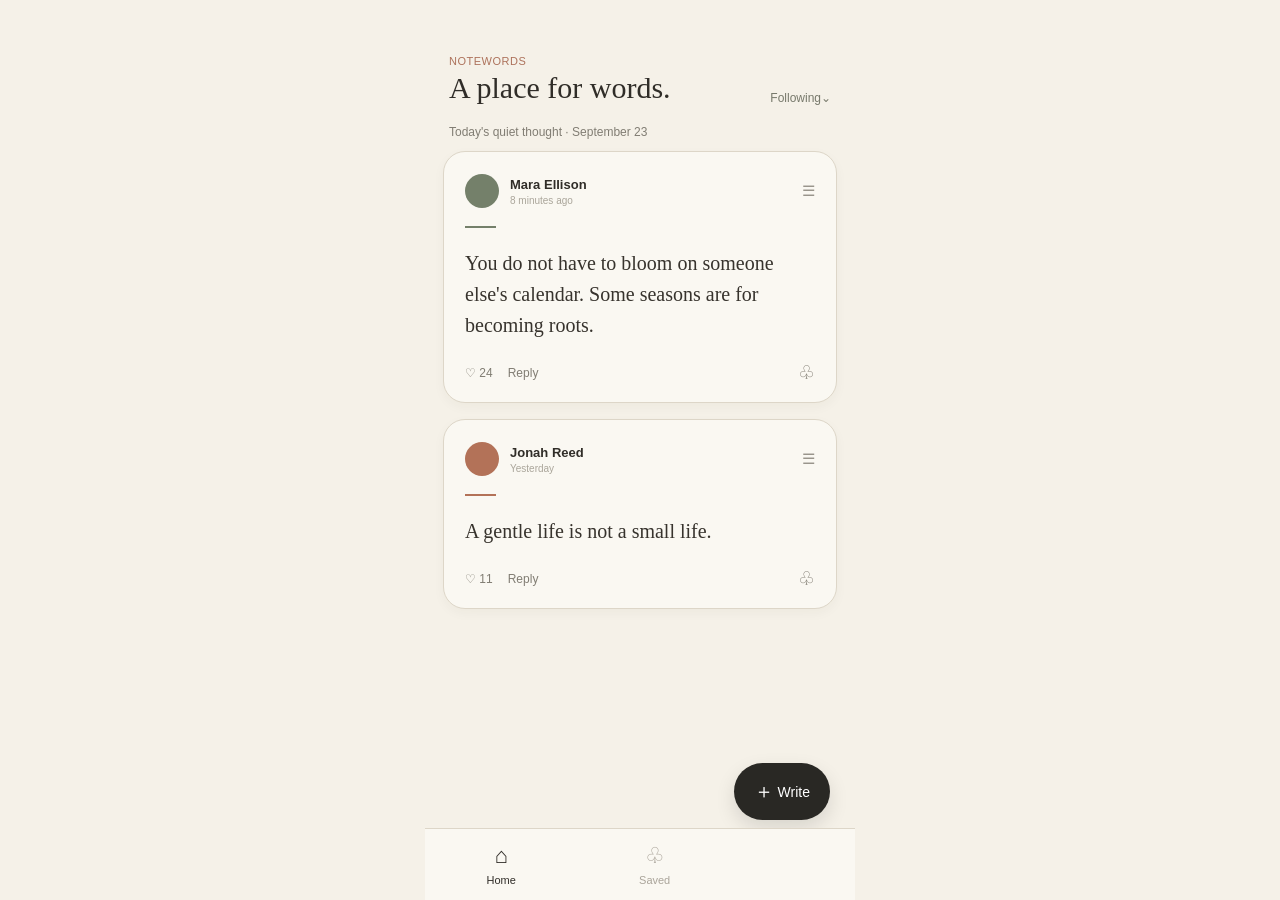
<file: index.html>
<!DOCTYPE html>
<html lang="en">
<head>
    <meta charset="UTF-8">

    <meta name="viewport" content="width=device-width, initial-scale=1.0">

    <title>NoteWords</title>

    <link rel="stylesheet" href="style.css">
</head>

<body>

    <div class="app">

        <!-- HEADER -->
        <header class="header">

            <div>
                <p class="brand">NOTEWORDS</p>
                <h1>A place for words.</h1>
            </div>

            <button class="following">
                Following⌄
            </button>

        </header>


        <!-- TODAY'S THOUGHT -->
        <div class="today">
            Today's quiet thought · September 23
        </div>


        <!-- WORD FEED -->
        <main class="feed">

            <!-- FIRST NOTE -->
            <article class="note-card">

                <div class="note-top">

                    <div class="author">

                        <div class="avatar avatar-green"></div>

                        <div>
                            <h3>Mara Ellison</h3>
                            <p>8 minutes ago</p>
                        </div>

                    </div>

                    <button class="menu">☰</button>

                </div>


                <div class="small-line green-line"></div>


                <p class="note-text">
                    You do not have to bloom on someone else's calendar.
                    Some seasons are for becoming roots.
                </p>


                <div class="note-actions">

                    <div>
                        <button>♡ <span>24</span></button>
                        <button>Reply</button>
                    </div>

                    <button class="save">♧</button>

                </div>

            </article>


            <!-- SECOND NOTE -->
            <article class="note-card">

                <div class="note-top">

                    <div class="author">

                        <div class="avatar avatar-brown"></div>

                        <div>
                            <h3>Jonah Reed</h3>
                            <p>Yesterday</p>
                        </div>

                    </div>

                    <button class="menu">☰</button>

                </div>


                <div class="small-line brown-line"></div>


                <p class="note-text">
                    A gentle life is not a small life.
                </p>


                <div class="note-actions">

                    <div>
                        <button>♡ <span>11</span></button>
                        <button>Reply</button>
                    </div>

                    <button class="save">♧</button>

                </div>

            </article>

        </main>


        <!-- WRITE BUTTON -->
        <button class="write-button">
            <span>＋</span>
            Write
        </button>


        <!-- BOTTOM NAVIGATION -->
        <nav class="bottom-nav">

            <a href="index.html" class="nav-item active">
                <span class="nav-icon">⌂</span>
                <span>Home</span>
            </a>

          <a href="saved.html" class="nav-item">
    <span class="nav-icon">♧</span>
    <span>Saved</span>
</a>
            <a href="profile.html" class="nav-item">

        </nav>

    </div>


    <script src="script.js"></script>

</body>
</html>
</file>
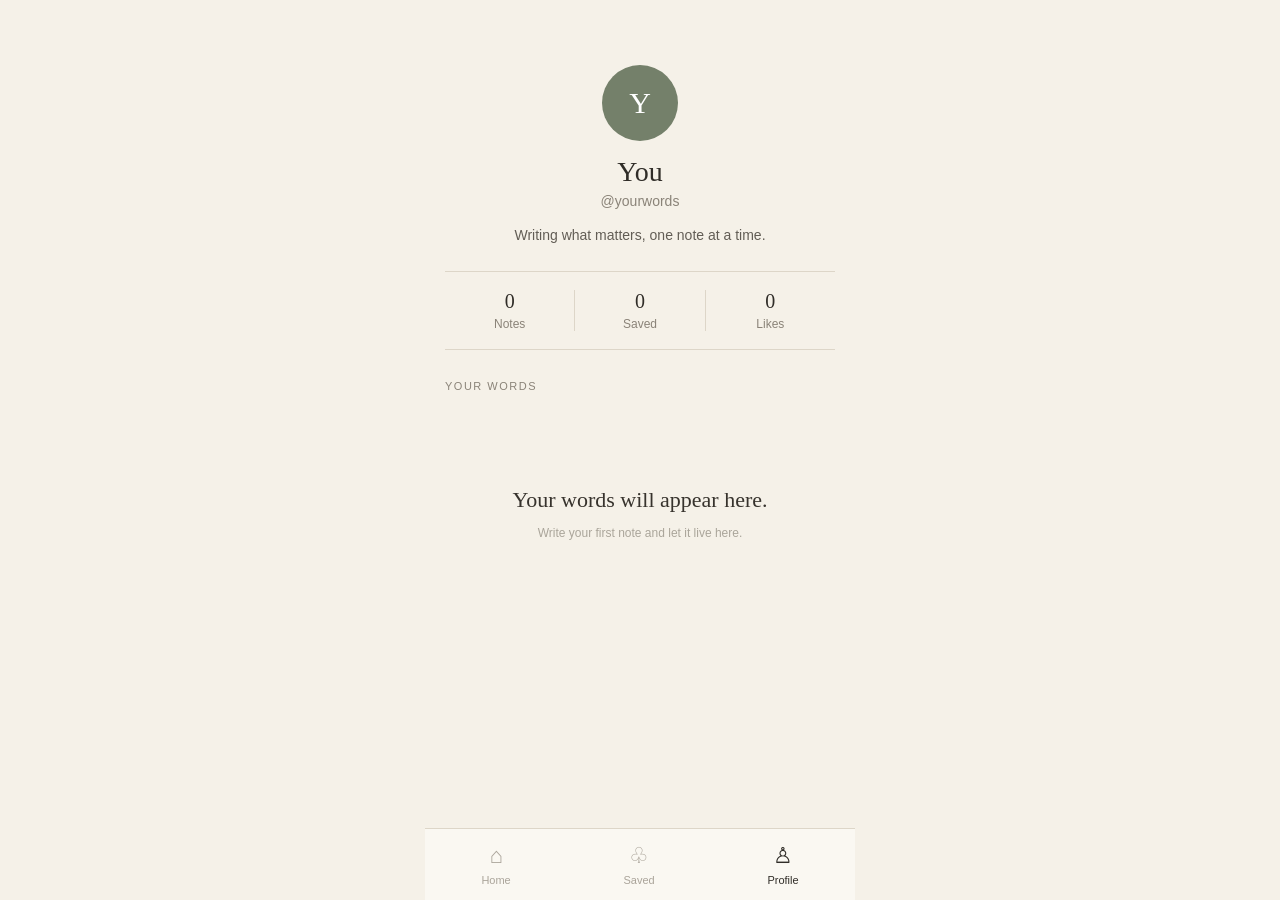
<file: profile.html>
<!DOCTYPE html>
<html lang="en">

<head>
    <meta charset="UTF-8">
    <meta name="viewport" content="width=device-width, initial-scale=1.0">

    <title>Profile · NoteWords</title>

    <link rel="stylesheet" href="style.css">
</head>

<body>

    <div class="app">

        <header class="profile-header">

            <div class="profile-avatar">
                Y
            </div>

            <h1>You</h1>

            <p class="profile-username">
                @yourwords
            </p>

            <p class="profile-bio">
                Writing what matters, one note at a time.
            </p>

        </header>


        <section class="profile-stats">

            <div>
                <strong id="noteCount">0</strong>
                <span>Notes</span>
            </div>

            <div>
                <strong id="savedCount">0</strong>
                <span>Saved</span>
            </div>

            <div>
                <strong>0</strong>
                <span>Likes</span>
            </div>

        </section>


        <main class="profile-content">

            <p class="profile-section-title">
                YOUR WORDS
            </p>

            <div id="profileNotes" class="feed">
                <!-- Your notes will appear here -->
            </div>

        </main>


        <nav class="bottom-nav">

            <a href="index.html" class="nav-item">
                <span class="nav-icon">⌂</span>
                <span>Home</span>
            </a>

            <a href="saved.html" class="nav-item">
                <span class="nav-icon">♧</span>
                <span>Saved</span>
            </a>

            <a href="profile.html" class="nav-item active">
                <span class="nav-icon">♙</span>
                <span>Profile</span>
            </a>

        </nav>

    </div>


    <script src="script.js"></script>

</body>

</html>
</file>
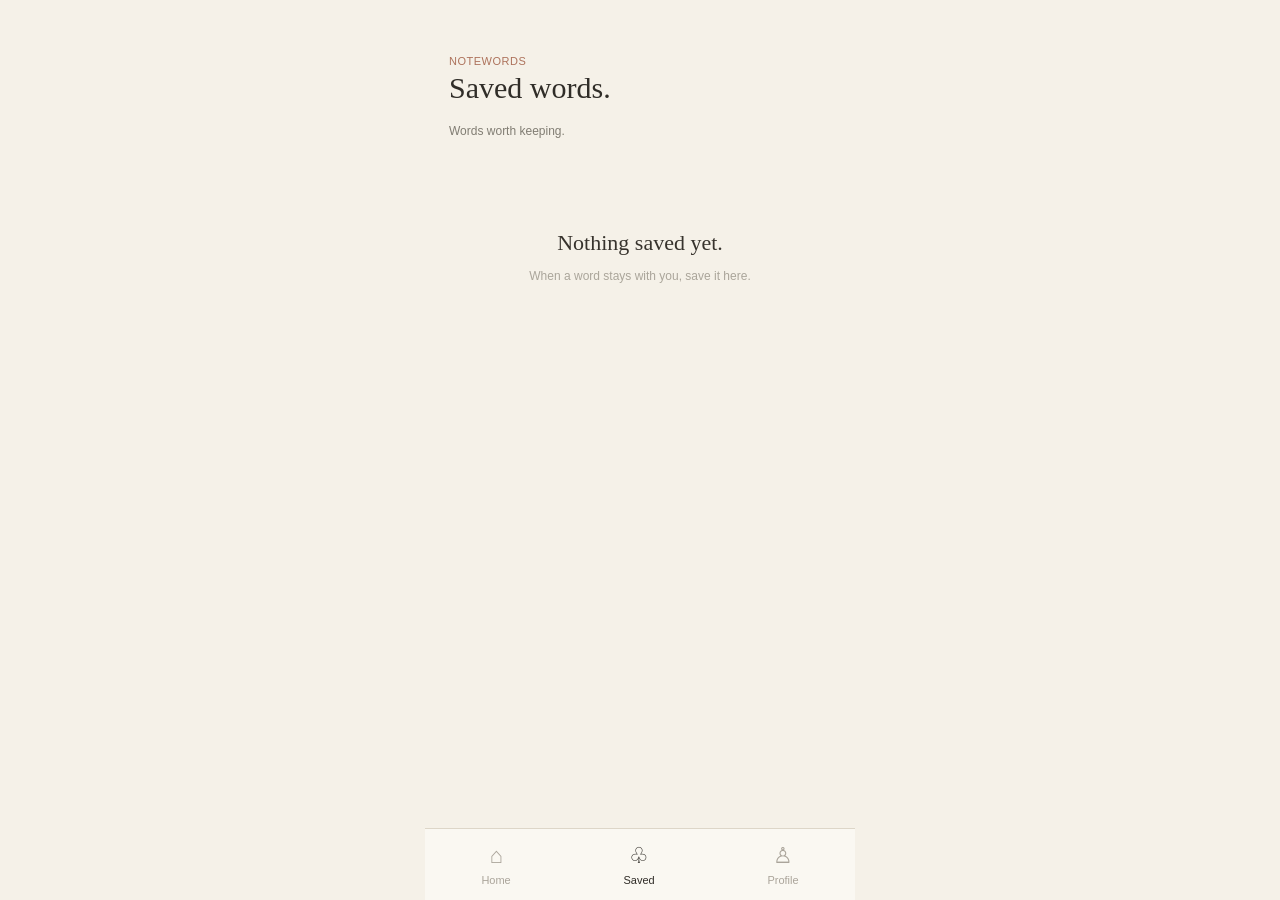
<file: saved.html>
<!DOCTYPE html>
<html lang="en">

<head>
    <meta charset="UTF-8">
    <meta name="viewport" content="width=device-width, initial-scale=1.0">

    <title>Saved · NoteWords</title>

    <link rel="stylesheet" href="style.css">
</head>

<body>

    <div class="app">

        <header class="header">

            <div>
                <p class="brand">NOTEWORDS</p>
                <h1>Saved words.</h1>
            </div>

        </header>


        <div class="today">
            Words worth keeping.
        </div>


        <main class="feed" id="savedFeed">
            <!-- Saved notes appear here -->
        </main>


        <nav class="bottom-nav">

            <a href="index.html" class="nav-item">
                <span class="nav-icon">⌂</span>
                <span>Home</span>
            </a>

            <a href="saved.html" class="nav-item active">
                <span class="nav-icon">♧</span>
                <span>Saved</span>
            </a>

            <a href="profile.html" class="nav-item">
                <span class="nav-icon">♙</span>
                <span>Profile</span>
            </a>

        </nav>

    </div>


    <script src="script.js"></script>

</body>

</html>
</file>
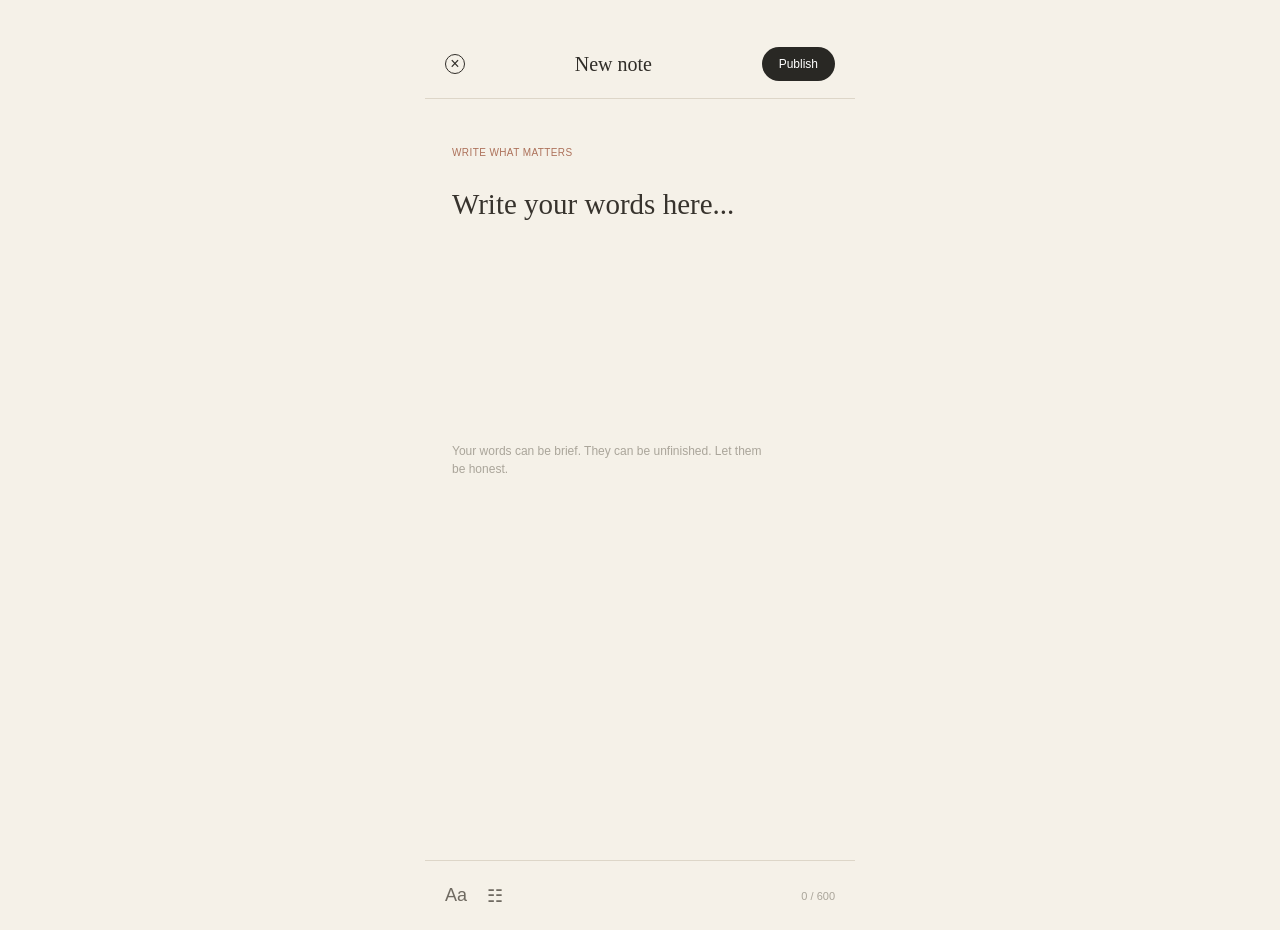
<file: write.html>
<!DOCTYPE html>
<html lang="en">

<head>
    <meta charset="UTF-8">

    <meta name="viewport" content="width=device-width, initial-scale=1.0">

    <title>Write · NoteWords</title>

    <link rel="stylesheet" href="style.css">
</head>

<body>

    <div class="write-page">

        <!-- TOP BAR -->
        <header class="write-header">

            <a href="index.html" class="close-button">
                ×
            </a>

            <h1>New note</h1>

            <button class="publish-button" id="publishButton">
                Publish
            </button>

        </header>


        <!-- WRITING AREA -->
        <main class="writing-area">

            <p class="write-label">
                WRITE WHAT MATTERS
            </p>

            <textarea
                id="noteInput"
                maxlength="600"
                placeholder="Write your words here..."
            ></textarea>

            <p class="writing-hint">
                Your words can be brief. They can be unfinished.
                Let them be honest.
            </p>

        </main>


        <!-- BOTTOM TOOLBAR -->
        <footer class="writing-toolbar">

            <div class="toolbar-left">

                <button>
                    Aa
                </button>

                <button>
                    ☷
                </button>

            </div>

            <span id="characterCount">
                0 / 600
            </span>

        </footer>

    </div>


    <script>

    const noteInput = document.getElementById("noteInput");
    const characterCount = document.getElementById("characterCount");
    const publishButton = document.getElementById("publishButton");


    noteInput.addEventListener("input", function () {

        characterCount.textContent =
            `${noteInput.value.length} / 600`;

    });


    publishButton.addEventListener("click", function () {

        const text = noteInput.value.trim();

        if (text === "") {

            alert("Write something before publishing.");

            return;

        }

        const savedNotes = JSON.parse(
            localStorage.getItem("noteWordsNotes")
        ) || [];
const newNote = {

    id: Date.now(),

    text: text,

    author: "You",

    time: "Just now",

    likes: 0,

    saved: true,

    createdAt: new Date().toISOString()

};

        savedNotes.unshift(newNote);

        localStorage.setItem(
            "noteWordsNotes",
            JSON.stringify(savedNotes)
        );

        window.location.href = "index.html";

    });

</script>
 

</body>

</html>
</file>
<file: style.css>
* {
    box-sizing: border-box;
    margin: 0;
    padding: 0;
}

body {
    background: #f5f1e8;
    color: #302d28;
    font-family: Arial, sans-serif;
}

.app {
    width: 100%;
    max-width: 430px;
    min-height: 100vh;
    margin: 0 auto;
    padding-bottom: 90px;
}

/* =========================
   HEADER
========================= */

.header {
    display: flex;
    justify-content: space-between;
    align-items: flex-start;
    padding: 25px 24px 0;
}

.brand {
    color: #ad725b;
    font-size: 11px;
    letter-spacing: 0.5px;
    margin-bottom: 4px;
}

h1 {
    font-family: Georgia, serif;
    font-size: 30px;
    font-weight: 400;
    line-height: 1.1;
}

.following {
    border: none;
    background: none;
    color: #77796b;
    font-size: 12px;
    margin-top: 36px;
    cursor: pointer;
}

/* =========================
   TODAY
========================= */

.today {
    padding: 20px 24px 12px;
    color: #817d73;
    font-size: 12px;
}

/* =========================
   FEED
========================= */

.feed {
    padding: 0 18px;
}

/* =========================
   NOTE CARD
========================= */

.note-card {
    background: #faf8f2;
    border: 1px solid #ddd6c8;
    border-radius: 22px;
    padding: 22px 21px 18px;
    margin-bottom: 16px;
    box-shadow: 0 4px 12px rgba(50, 45, 35, 0.04);
}

/* =========================
   AUTHOR
========================= */

.note-top {
    display: flex;
    justify-content: space-between;
    align-items: center;
}

.author {
    display: flex;
    align-items: center;
    gap: 11px;
}

.avatar {
    width: 34px;
    height: 34px;
    border-radius: 50%;
}

.avatar-green {
    background: #74806a;
}

.avatar-brown {
    background: #b37258;
}

.author h3 {
    font-size: 13px;
    font-weight: 600;
    margin-bottom: 3px;
}

.author p {
    color: #aaa59a;
    font-size: 10px;
}

.menu {
    border: none;
    background: none;
    color: #99958c;
    font-size: 15px;
    cursor: pointer;
}

/* =========================
   LITTLE LINE
========================= */

.small-line {
    width: 31px;
    height: 2px;
    margin-top: 18px;
    margin-bottom: 20px;
}

.green-line {
    background: #74806a;
}

.brown-line {
    background: #b37258;
}

/* =========================
   WORD
========================= */

.note-text {
    font-family: Georgia, serif;
    font-size: 20px;
    line-height: 1.55;
    color: #37332d;
}

/* =========================
   ACTIONS
========================= */

.note-actions {
    display: flex;
    justify-content: space-between;
    align-items: center;
    margin-top: 20px;
}

.note-actions div {
    display: flex;
    gap: 15px;
}

.note-actions button {
    border: none;
    background: none;
    color: #817d73;
    font-size: 12px;
    cursor: pointer;
}

.note-actions button:hover {
    color: #302d28;
}

.save {
    font-size: 19px !important;
}

/* =========================
   WRITE BUTTON
========================= */

.write-button {
    position: fixed;
    right: calc(50% - 190px);
    bottom: 80px;
    border: none;
    border-radius: 30px;
    background: #292824;
    color: white;
    padding: 15px 20px;
    font-size: 14px;
    cursor: pointer;
    box-shadow: 0 8px 20px rgba(0, 0, 0, 0.12);
}

.write-button span {
    font-size: 20px;
    vertical-align: -1px;
}

/* =========================
   BOTTOM NAVIGATION
========================= */

.bottom-nav {
    position: fixed;
    bottom: 0;
    left: 50%;
    transform: translateX(-50%);
    width: 100%;
    max-width: 430px;
    height: 72px;
    background: #faf8f2;
    border-top: 1px solid #ddd6c8;
    display: flex;
    justify-content: space-around;
    align-items: center;
}

.nav-item {
    text-decoration: none;
    color: #aaa49a;
    display: flex;
    flex-direction: column;
    align-items: center;
    gap: 5px;
    font-size: 11px;
}

.nav-icon {
    font-size: 22px;
}

.nav-item.active {
    color: #302d28;
}

/* =========================
   DESKTOP
========================= */

@media (min-width: 700px) {

    body {
        padding-top: 30px;
    }

    .app {
        border-radius: 20px;
        min-height: calc(100vh - 60px);
    }
}

/* =========================
   WRITE PAGE
========================= */

.write-page {
    min-height: 100vh;
    max-width: 430px;
    margin: 0 auto;
    background: #f5f1e8;
    display: flex;
    flex-direction: column;
}

/* =========================
   TOP BAR
========================= */

.write-header {
    height: 69px;
    display: flex;
    align-items: center;
    justify-content: space-between;
    padding: 0 20px;
    border-bottom: 1px solid #ddd6c8;
}

.write-header h1 {
    font-family: Georgia, serif;
    font-size: 20px;
    font-weight: 400;
}

.close-button {
    text-decoration: none;
    color: #302d28;
    border: 1px solid #302d28;
    width: 20px;
    height: 20px;
    border-radius: 50%;
    display: flex;
    align-items: center;
    justify-content: center;
    font-size: 16px;
    line-height: 1;
}

.publish-button {
    border: none;
    background: #292824;
    color: white;
    padding: 10px 17px;
    border-radius: 25px;
    font-size: 12px;
    cursor: pointer;
}

/* =========================
   WRITING AREA
========================= */

.writing-area {
    flex: 1;
    padding: 48px 27px;
}

.write-label {
    color: #ad725b;
    font-size: 10px;
    letter-spacing: 0.4px;
    margin-bottom: 25px;
}

#noteInput {
    width: 100%;
    min-height: 230px;
    resize: none;
    border: none;
    outline: none;
    background: transparent;
    font-family: Georgia, serif;
    font-size: 29px;
    line-height: 1.45;
    color: #37332d;
}

#noteInput::placeholder {
    color: #37332d;
    opacity: 1;
}

.writing-hint {
    margin-top: 25px;
    color: #aaa59a;
    font-size: 12px;
    line-height: 1.5;
    max-width: 320px;
}

/* =========================
   BOTTOM TOOLBAR
========================= */

.writing-toolbar {
    height: 70px;
    border-top: 1px solid #ddd6c8;
    display: flex;
    align-items: center;
    justify-content: space-between;
    padding: 0 20px;
}

.toolbar-left {
    display: flex;
    gap: 20px;
}

.toolbar-left button {
    border: none;
    background: none;
    color: #6f6a61;
    font-size: 18px;
    cursor: pointer;
}

#characterCount {
    color: #aaa59a;
    font-size: 11px;
}

/* =========================
   SAVED PAGE
========================= */

.empty-saved {
    text-align: center;
    padding: 80px 25px;
}

.empty-saved p {
    font-family: Georgia, serif;
    font-size: 22px;
    color: #37332d;
    margin-bottom: 10px;
}

.empty-saved span {
    color: #aaa59a;
    font-size: 12px;
    line-height: 1.5;
}

/* ============================
   PROFILE PAGE
============================ */

.profile-header {
    text-align: center;
    padding: 35px 20px 25px;
}

.profile-avatar {
    width: 76px;
    height: 76px;

    margin: 0 auto 16px;

    display: flex;
    align-items: center;
    justify-content: center;

    border-radius: 50%;

    background: #74806a;
    color: white;

    font-family: Georgia, serif;
    font-size: 30px;
}

.profile-header h1 {
    font-family: Georgia, serif;
    font-size: 28px;
    font-weight: normal;
}

.profile-username {
    margin-top: 5px;

    font-size: 14px;
    color: #8a8378;
}

.profile-bio {
    max-width: 300px;

    margin: 15px auto 0;

    font-size: 14px;
    line-height: 1.6;

    color: #625d55;
}


/* PROFILE STATS */

.profile-stats {
    display: flex;

    margin: 0 20px 30px;

    padding: 18px 0;

    border-top: 1px solid #ddd6c8;
    border-bottom: 1px solid #ddd6c8;
}

.profile-stats div {
    flex: 1;

    text-align: center;
}

.profile-stats div + div {
    border-left: 1px solid #ddd6c8;
}

.profile-stats strong {
    display: block;

    font-family: Georgia, serif;
    font-size: 20px;

    font-weight: normal;
}

.profile-stats span {
    display: block;

    margin-top: 4px;

    font-size: 12px;
    color: #8a8378;
}


/* PROFILE CONTENT */

.profile-content {
    padding: 0 20px 110px;
}

.profile-section-title {
    margin-bottom: 15px;

    font-size: 11px;
    letter-spacing: 1.5px;

    color: #8a8378;
}

/* ============================
   REPLIES
============================ */

.reply-area {
    margin-top: 18px;

    padding-top: 18px;

    border-top: 1px solid #e2ddd3;
}


.reply-input {
    width: 100%;

    min-height: 80px;

    padding: 12px;

    resize: vertical;

    border: 1px solid #ddd6c8;
    border-radius: 14px;

    background: #f5f1e8;

    color: #302d28;

    font-family: Arial, sans-serif;
    font-size: 14px;

    outline: none;
}


.reply-input:focus {
    border-color: #ad725b;
}


.reply-bottom {
    display: flex;

    align-items: center;
    justify-content: space-between;

    margin-top: 8px;
}


.reply-count {
    font-size: 11px;

    color: #8a8378;
}


.reply-submit {
    border: none;

    padding: 8px 15px;

    border-radius: 20px;

    background: #292824;

    color: white;

    font-size: 12px;

    cursor: pointer;
}


.reply-list {
    margin-top: 18px;

    display: flex;

    flex-direction: column;

    gap: 14px;
}


.reply-item {
    display: flex;

    gap: 10px;
}


.reply-avatar {
    width: 30px;
    height: 30px;

    flex-shrink: 0;

    display: flex;
    align-items: center;
    justify-content: center;

    border-radius: 50%;

    background: #74806a;

    color: white;

    font-family: Georgia, serif;
    font-size: 13px;
}


.reply-content {
    flex: 1;

    padding: 10px 13px;

    border-radius: 14px;

    background: #f5f1e8;
}


.reply-content strong {
    font-size: 12px;

    font-weight: 600;
}


.reply-content p {
    margin-top: 4px;

    font-size: 13px;

    line-height: 1.5;

    color: #4f4a43;
}
</file>
